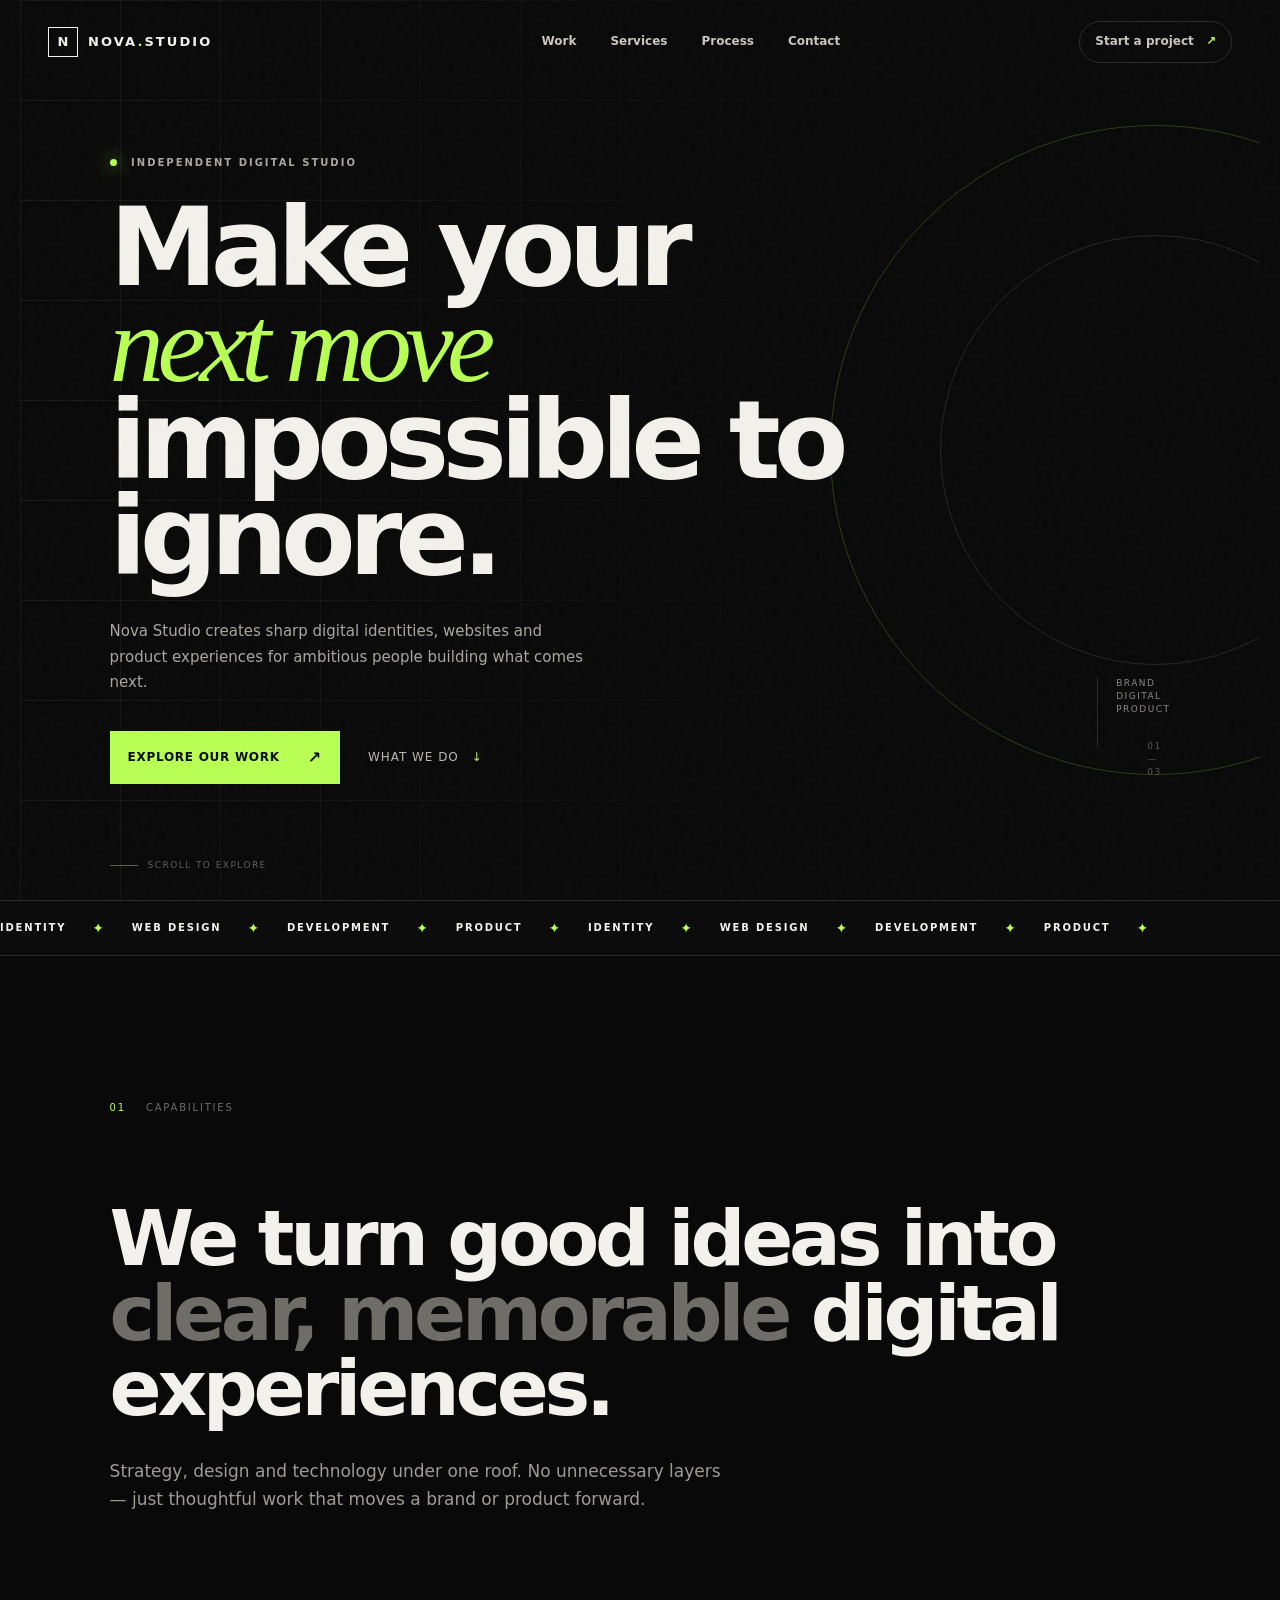
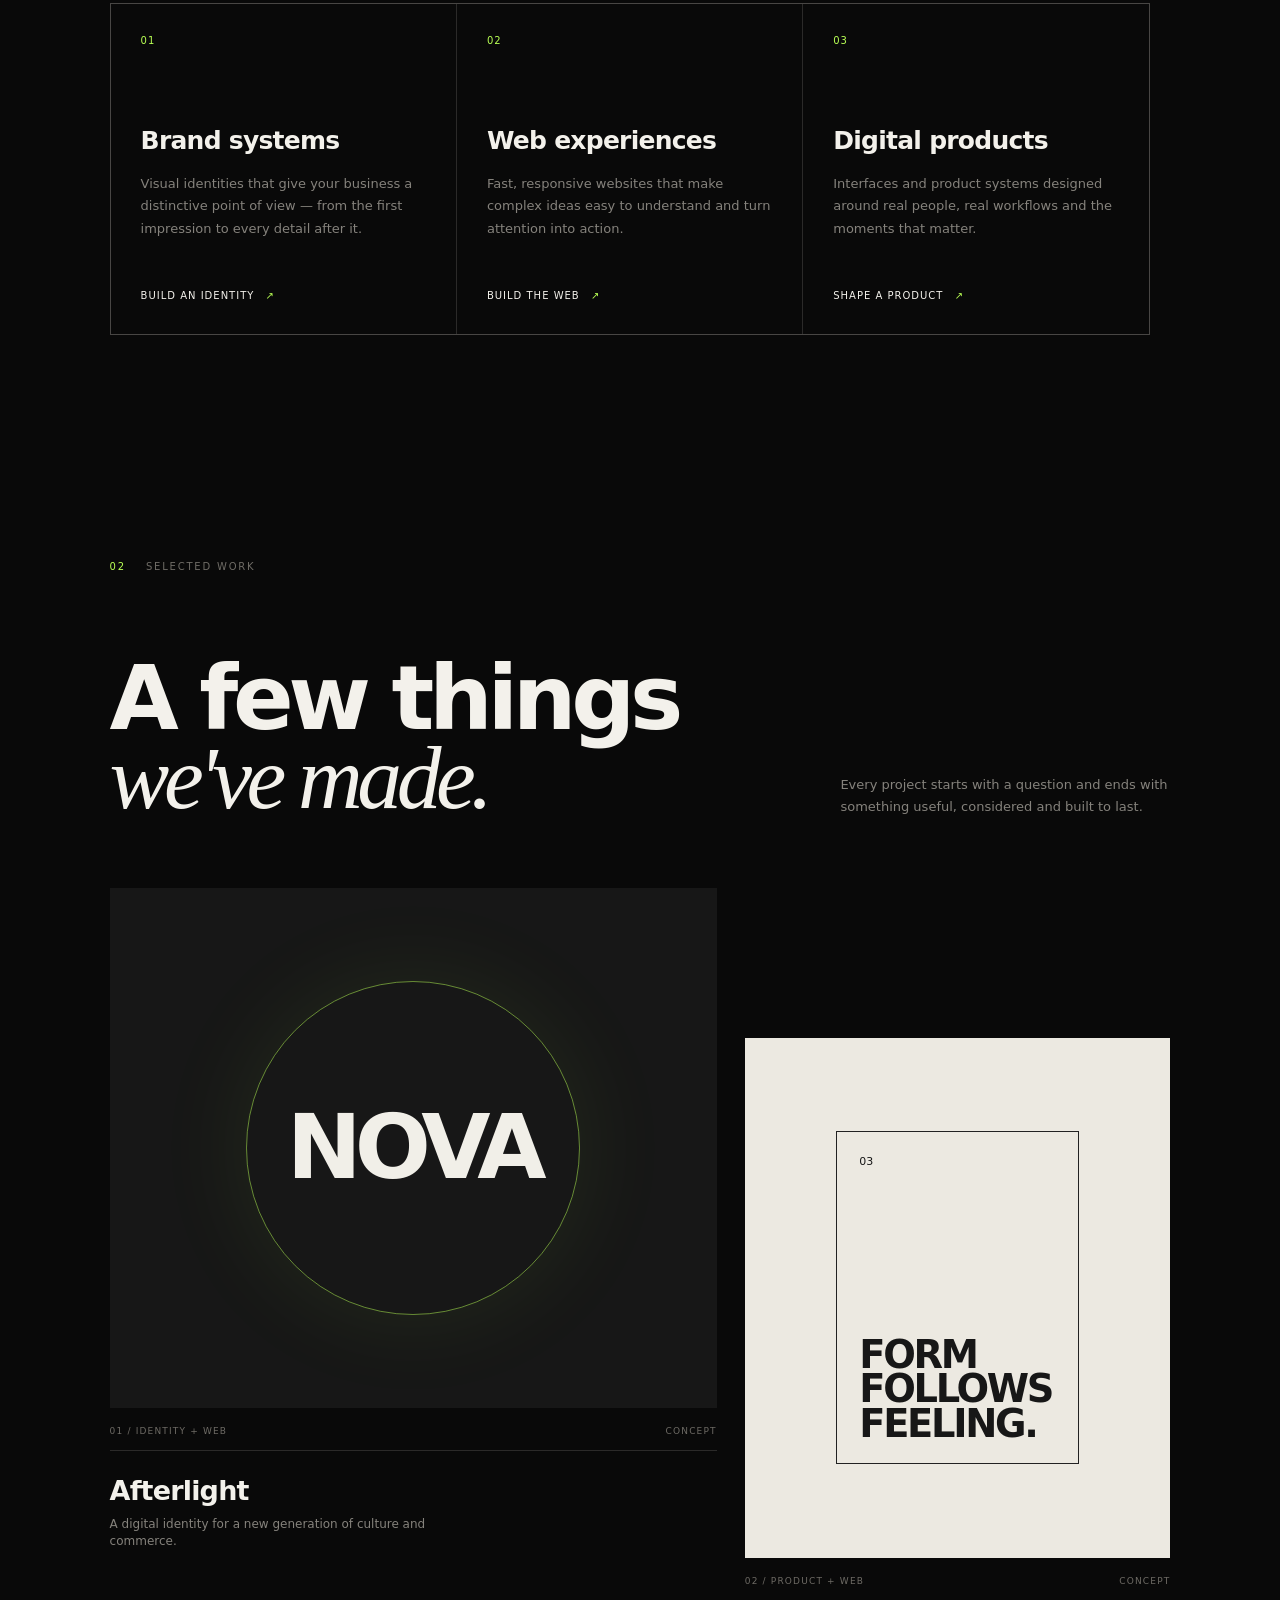
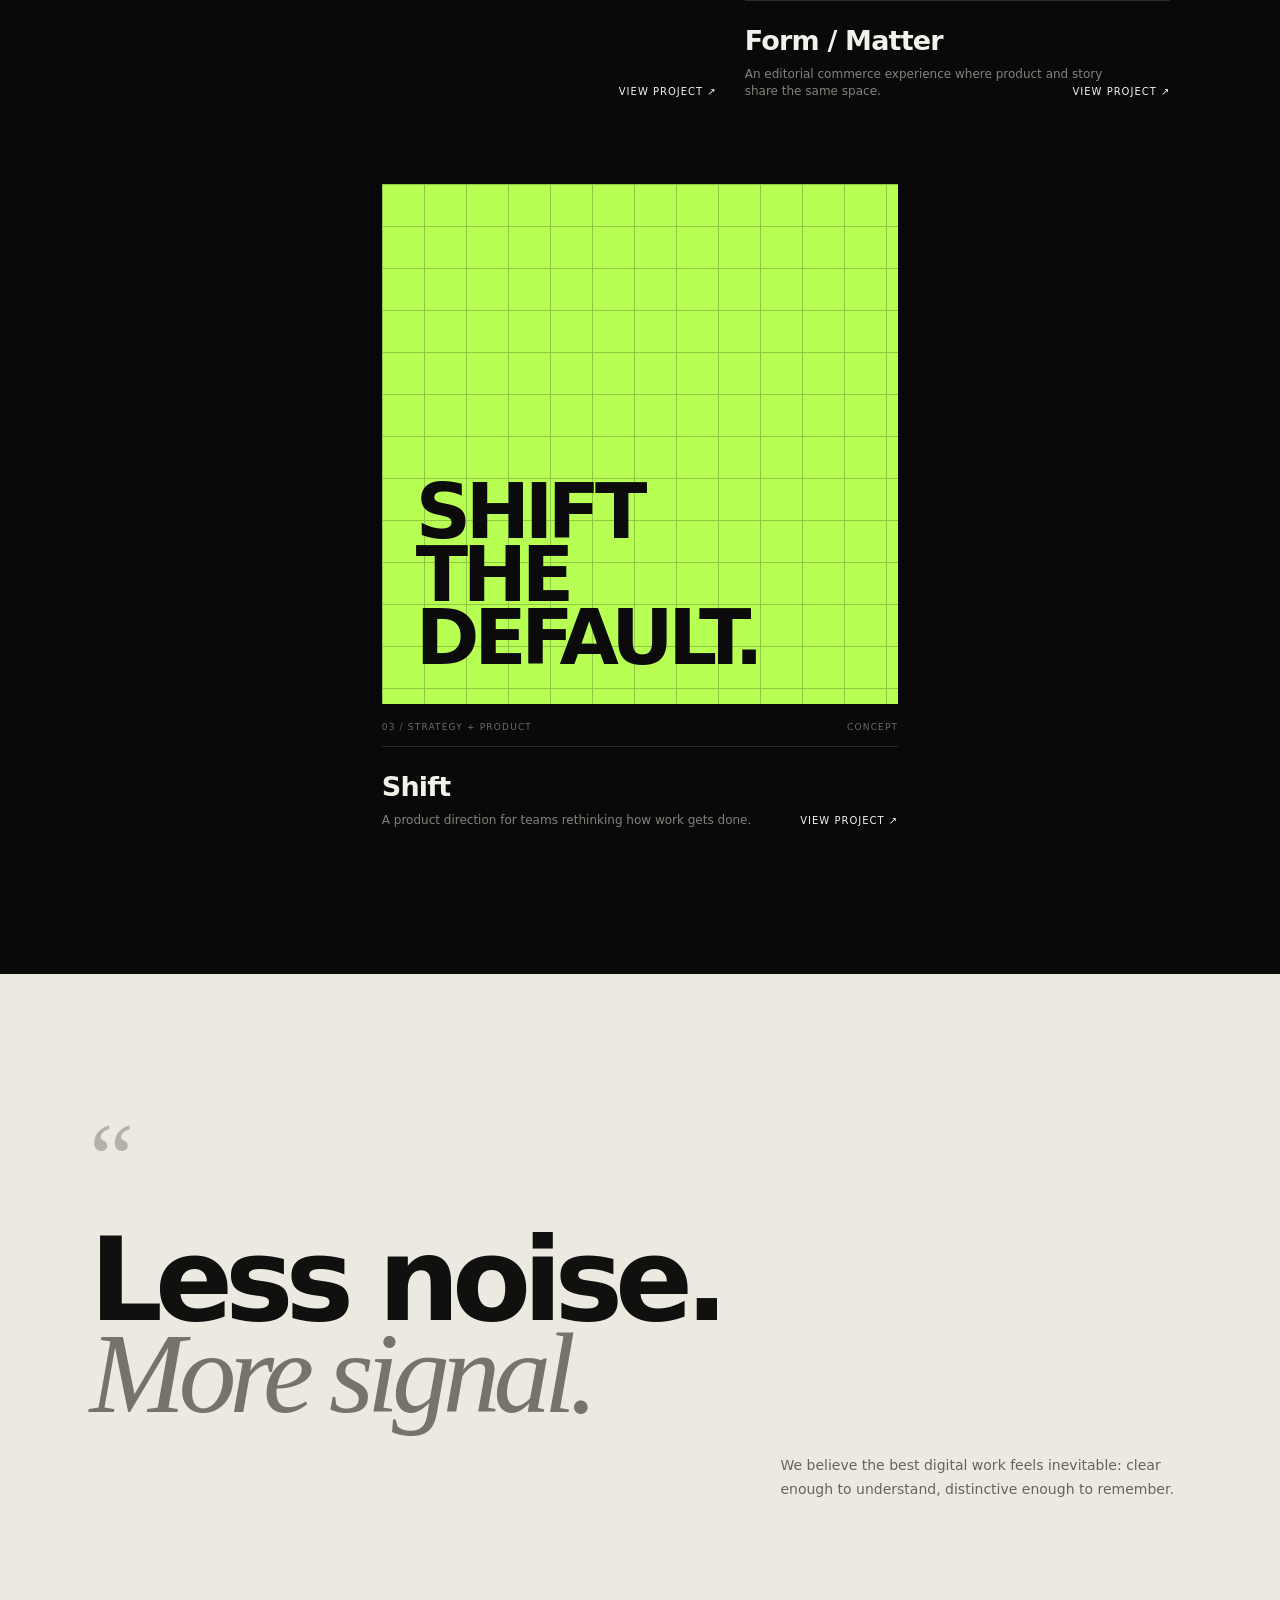
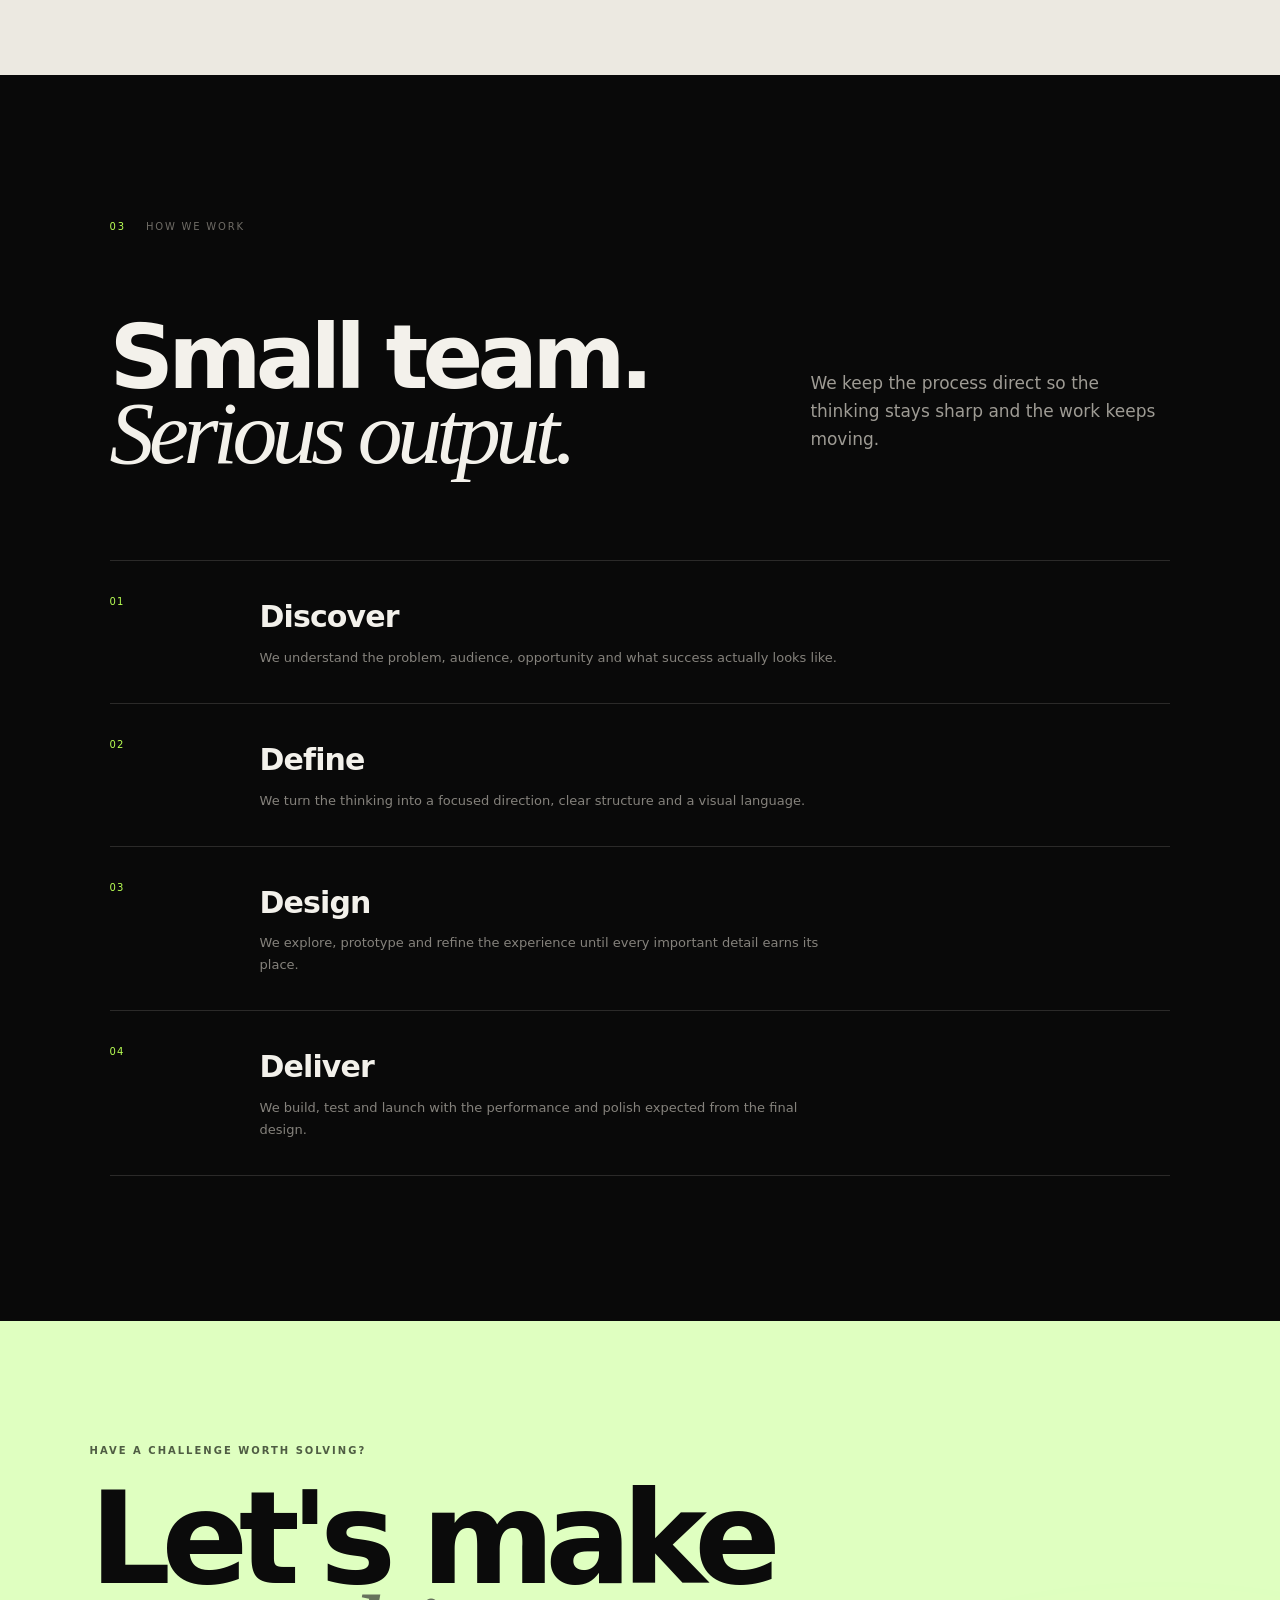
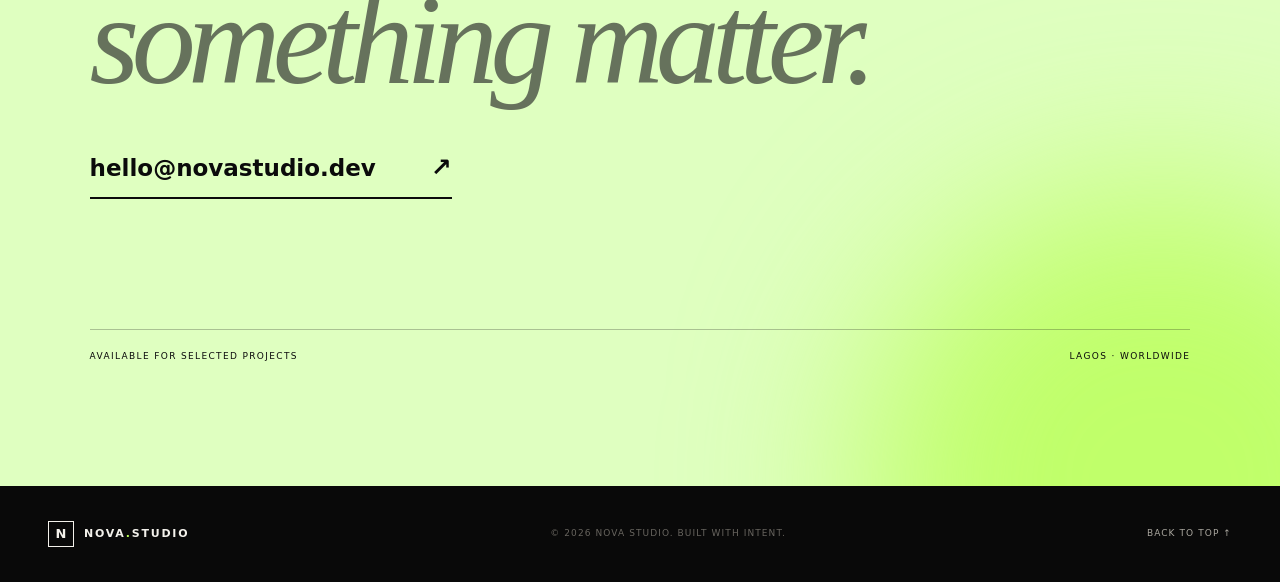
<file: index.html>
<!doctype html>
<html lang="en">
<head>
  <meta charset="utf-8">
  <meta name="viewport" content="width=device-width, initial-scale=1">
  <meta name="theme-color" content="#0a0a0a">
  <meta name="description" content="Nova Studio — digital experiences, brands and products built with clarity and character.">
  <title>Nova Studio — Digital experiences with character</title>
  <link rel="icon" href="favicon.svg" type="image/svg+xml">
  <link rel="stylesheet" href="styles.css">
</head>
<body>
  <div class="noise" aria-hidden="true"></div>
  <header class="site-header" id="top">
    <a class="brand" href="#top" aria-label="Nova Studio home">
      <span class="brand-mark">N</span>
      <span>NOVA<span class="brand-dot">.</span>STUDIO</span>
    </a>
    <nav class="desktop-nav" aria-label="Primary navigation">
      <a href="#work">Work</a><a href="#services">Services</a><a href="#process">Process</a><a href="#contact">Contact</a>
    </nav>
    <a class="header-cta" href="#contact">Start a project <span>↗</span></a>
    <button class="menu-toggle" aria-label="Open menu" aria-expanded="false"><span></span><span></span></button>
  </header>

  <div class="mobile-menu" aria-hidden="true">
    <a href="#work">Work</a><a href="#services">Services</a><a href="#process">Process</a><a href="#contact">Contact</a>
  </div>

  <main>
    <section class="hero">
      <div class="hero-grid" aria-hidden="true"></div>
      <div class="hero-orbit orbit-one"></div><div class="hero-orbit orbit-two"></div>
      <div class="hero-copy reveal">
        <p class="eyebrow"><span class="status-dot"></span> Independent digital studio</p>
        <h1>Make your<br><em>next move</em><br>impossible to ignore.</h1>
        <p class="hero-text">Nova Studio creates sharp digital identities, websites and product experiences for ambitious people building what comes next.</p>
        <div class="hero-actions">
          <a class="button button-primary" href="#work">Explore our work <span>↗</span></a>
          <a class="text-link" href="#services">What we do <span>↓</span></a>
        </div>
      </div>
      <div class="hero-side reveal">
        <div class="side-line"></div>
        <p>Brand<br>Digital<br>Product</p>
        <span>01 — 03</span>
      </div>
      <div class="scroll-cue"><span></span> Scroll to explore</div>
    </section>

    <section class="marquee" aria-label="Studio capabilities">
      <div class="marquee-track">
        <span>IDENTITY</span><i>✦</i><span>WEB DESIGN</span><i>✦</i><span>DEVELOPMENT</span><i>✦</i><span>PRODUCT</span><i>✦</i>
        <span>IDENTITY</span><i>✦</i><span>WEB DESIGN</span><i>✦</i><span>DEVELOPMENT</span><i>✦</i><span>PRODUCT</span><i>✦</i>
      </div>
    </section>

    <section class="section intro" id="services">
      <div class="section-label reveal"><span>01</span><span>Capabilities</span></div>
      <div class="intro-content">
        <h2 class="reveal">We turn good ideas into <span>clear, memorable</span> digital experiences.</h2>
        <p class="lead reveal">Strategy, design and technology under one roof. No unnecessary layers — just thoughtful work that moves a brand or product forward.</p>
        <div class="service-grid">
          <article class="service-card reveal"><span class="service-number">01</span><h3>Brand systems</h3><p>Visual identities that give your business a distinctive point of view — from the first impression to every detail after it.</p><a href="#contact">Build an identity <span>↗</span></a></article>
          <article class="service-card reveal"><span class="service-number">02</span><h3>Web experiences</h3><p>Fast, responsive websites that make complex ideas easy to understand and turn attention into action.</p><a href="#contact">Build the web <span>↗</span></a></article>
          <article class="service-card reveal"><span class="service-number">03</span><h3>Digital products</h3><p>Interfaces and product systems designed around real people, real workflows and the moments that matter.</p><a href="#contact">Shape a product <span>↗</span></a></article>
        </div>
      </div>
    </section>

    <section class="section work" id="work">
      <div class="section-label reveal"><span>02</span><span>Selected work</span></div>
      <div class="work-heading reveal"><h2>A few things<br><em>we've made.</em></h2><p>Every project starts with a question and ends with something useful, considered and built to last.</p></div>
      <div class="project-list">
        <article class="project project-dark reveal">
          <div class="project-visual visual-alpha"><div class="visual-ring"></div><span class="visual-word">NOVA</span></div>
          <div class="project-meta"><span>01 / Identity + Web</span><span>Concept</span></div>
          <h3>Afterlight</h3><p>A digital identity for a new generation of culture and commerce.</p><a href="#contact" aria-label="View Afterlight project">View project ↗</a>
        </article>
        <article class="project project-light reveal">
          <div class="project-visual visual-beta"><div class="beta-card"><span>03</span><strong>FORM<br>FOLLOWS<br>FEELING.</strong></div></div>
          <div class="project-meta"><span>02 / Product + Web</span><span>Concept</span></div>
          <h3>Form / Matter</h3><p>An editorial commerce experience where product and story share the same space.</p><a href="#contact" aria-label="View Form Matter project">View project ↗</a>
        </article>
        <article class="project project-green reveal">
          <div class="project-visual visual-gamma"><div class="gamma-grid"></div><span>SHIFT<br>THE<br>DEFAULT.</span></div>
          <div class="project-meta"><span>03 / Strategy + Product</span><span>Concept</span></div>
          <h3>Shift</h3><p>A product direction for teams rethinking how work gets done.</p><a href="#contact" aria-label="View Shift project">View project ↗</a>
        </article>
      </div>
    </section>

    <section class="statement">
      <div class="statement-inner reveal"><span class="quote-mark">“</span><h2>Less noise.<br><em>More signal.</em></h2><p>We believe the best digital work feels inevitable: clear enough to understand, distinctive enough to remember.</p></div>
    </section>

    <section class="section process" id="process">
      <div class="section-label reveal"><span>03</span><span>How we work</span></div>
      <div class="process-top"><h2 class="reveal">Small team.<br><em>Serious output.</em></h2><p class="lead reveal">We keep the process direct so the thinking stays sharp and the work keeps moving.</p></div>
      <div class="steps">
        <div class="step reveal"><span>01</span><div><h3>Discover</h3><p>We understand the problem, audience, opportunity and what success actually looks like.</p></div></div>
        <div class="step reveal"><span>02</span><div><h3>Define</h3><p>We turn the thinking into a focused direction, clear structure and a visual language.</p></div></div>
        <div class="step reveal"><span>03</span><div><h3>Design</h3><p>We explore, prototype and refine the experience until every important detail earns its place.</p></div></div>
        <div class="step reveal"><span>04</span><div><h3>Deliver</h3><p>We build, test and launch with the performance and polish expected from the final design.</p></div></div>
      </div>
    </section>

    <section class="contact" id="contact">
      <div class="contact-glow"></div>
      <div class="contact-inner reveal">
        <p class="eyebrow">Have a challenge worth solving?</p>
        <h2>Let's make<br><em>something matter.</em></h2>
        <a class="contact-button" href="mailto:hello@novastudio.dev">hello@novastudio.dev <span>↗</span></a>
        <div class="contact-bottom"><span>Available for selected projects</span><span>Lagos · Worldwide</span></div>
      </div>
    </section>
  </main>

  <footer class="footer">
    <a class="brand" href="#top"><span class="brand-mark">N</span><span>NOVA<span class="brand-dot">.</span>STUDIO</span></a>
    <p>© <span id="year"></span> Nova Studio. Built with intent.</p>
    <a href="#top" class="back-top">Back to top ↑</a>
  </footer>
  <script src="script.js"></script>
</body>
</html>
</file>
<file: styles.css>
:root{--bg:#090909;--surface:#111;--text:#f3f1eb;--muted:#a09e98;--line:rgba(243,241,235,.14);--lime:#b8ff54;--paper:#ece9e1;--ink:#10100f;--max:1240px}
*{box-sizing:border-box}html{scroll-behavior:smooth}body{margin:0;background:var(--bg);color:var(--text);font-family:Inter,ui-sans-serif,system-ui,-apple-system,BlinkMacSystemFont,"Segoe UI",sans-serif;line-height:1.45;overflow-x:hidden}.noise{position:fixed;inset:0;pointer-events:none;opacity:.045;z-index:20;background-image:url("data:image/svg+xml,%3Csvg viewBox='0 0 180 180' xmlns='http://www.w3.org/2000/svg'%3E%3Cfilter id='n'%3E%3CfeTurbulence type='fractalNoise' baseFrequency='.8' numOctaves='4' stitchTiles='stitch'/%3E%3C/filter%3E%3Crect width='100%25' height='100%25' filter='url(%23n)' opacity='.7'/%3E%3C/svg%3E")}
a{color:inherit;text-decoration:none}.site-header{height:84px;position:absolute;top:0;left:0;right:0;z-index:10;max-width:var(--max);margin:auto;padding:0 28px;display:flex;align-items:center;justify-content:space-between}.brand{display:flex;align-items:center;gap:10px;font-size:13px;font-weight:800;letter-spacing:.16em}.brand-mark{display:grid;place-items:center;width:30px;height:30px;border:1px solid var(--text);font-size:13px;letter-spacing:0}.brand-dot{color:var(--lime)}.desktop-nav{display:flex;gap:34px;margin-left:90px}.desktop-nav a,.header-cta{font-size:12px;font-weight:600;color:#c9c6be;transition:color .25s}.desktop-nav a:hover,.header-cta:hover{color:var(--lime)}.header-cta{border:1px solid var(--line);padding:11px 15px;border-radius:999px}.header-cta span{color:var(--lime);margin-left:8px}.menu-toggle,.mobile-menu{display:none}
.hero{min-height:100svh;position:relative;display:flex;align-items:center;max-width:var(--max);margin:auto;padding:120px 7vw 80px;overflow:hidden}.hero-grid{position:absolute;inset:0;opacity:.45;background-image:linear-gradient(var(--line) 1px,transparent 1px),linear-gradient(90deg,var(--line) 1px,transparent 1px);background-size:100px 100px;mask-image:linear-gradient(to right,black 0%,transparent 80%)}.hero-copy{position:relative;z-index:2;max-width:850px}.eyebrow{text-transform:uppercase;font-size:10px;letter-spacing:.2em;color:#a9a69e;font-weight:700;margin:0 0 30px}.status-dot{display:inline-block;width:7px;height:7px;background:var(--lime);border-radius:50%;margin-right:9px;box-shadow:0 0 18px var(--lime)}h1,h2,h3,p{margin-top:0}.hero h1{font-size:clamp(54px,8.5vw,124px);line-height:.88;letter-spacing:-.065em;margin:0;font-weight:700}.hero h1 em,.work h2 em,.statement h2 em,.process h2 em,.contact h2 em{font-family:Georgia,serif;font-weight:400;letter-spacing:-.06em}.hero h1 em{color:var(--lime)}.hero-text{max-width:480px;color:#aaa79f;font-size:15px;line-height:1.7;margin:35px 0}.hero-actions{display:flex;align-items:center;gap:28px}.button{display:inline-flex;align-items:center;gap:28px;padding:15px 18px;font-size:12px;font-weight:800;text-transform:uppercase;letter-spacing:.06em}.button-primary{background:var(--lime);color:#0b0b0b}.button-primary span{font-size:16px}.text-link{font-size:12px;text-transform:uppercase;letter-spacing:.08em;color:#bbb8b1}.text-link span{color:var(--lime);margin-left:8px}.hero-side{position:absolute;right:7vw;bottom:17%;z-index:2;display:flex;align-items:flex-start;gap:18px;color:#8c8982;font-size:9px;text-transform:uppercase;letter-spacing:.16em}.side-line{height:70px;width:1px;background:var(--line)}.hero-side span{position:absolute;left:50px;top:63px;color:#57554f}.hero-orbit{position:absolute;border:1px solid rgba(184,255,84,.2);border-radius:50%;width:650px;height:650px;right:-220px;top:50%;transform:translateY(-50%)}.orbit-two{width:430px;height:430px;right:-110px;border-color:rgba(243,241,235,.12)}.scroll-cue{position:absolute;bottom:28px;left:7vw;color:#5e5c57;font-size:9px;text-transform:uppercase;letter-spacing:.16em;display:flex;align-items:center;gap:10px}.scroll-cue span{width:28px;height:1px;background:#5e5c57}
.marquee{overflow:hidden;border-top:1px solid var(--line);border-bottom:1px solid var(--line);padding:17px 0;background:#0c0c0c}.marquee-track{width:max-content;display:flex;gap:26px;align-items:center;animation:marquee 26s linear infinite;font-size:10px;font-weight:800;letter-spacing:.18em}.marquee i{font-style:normal;color:var(--lime);font-size:14px}@keyframes marquee{to{transform:translateX(-50%)}}
.section{max-width:var(--max);margin:auto;padding:145px 7vw}.section-label{display:flex;gap:20px;font-size:10px;text-transform:uppercase;letter-spacing:.18em;color:#6f6c66;margin-bottom:85px}.section-label span:first-child{color:var(--lime)}.intro-content{max-width:1040px}.intro h2{font-size:clamp(40px,6vw,78px);line-height:.98;letter-spacing:-.055em;margin-bottom:30px}.intro h2 span{color:#6f6d67}.lead{color:#9e9b94;font-size:17px;line-height:1.65;max-width:620px}.service-grid{display:grid;grid-template-columns:repeat(3,1fr);gap:1px;background:var(--line);margin-top:90px;border:1px solid var(--line)}.service-card{background:var(--bg);padding:30px;min-height:330px;display:flex;flex-direction:column}.service-number{font-size:10px;color:var(--lime);letter-spacing:.1em}.service-card h3{font-size:25px;letter-spacing:-.03em;margin:75px 0 14px}.service-card p{font-size:13px;color:#85827c;line-height:1.7;max-width:310px}.service-card a{font-size:10px;text-transform:uppercase;letter-spacing:.1em;margin-top:auto}.service-card a span{color:var(--lime);margin-left:7px}
.work{padding-top:80px}.work-heading{display:flex;justify-content:space-between;align-items:end;margin-bottom:70px}.work h2{font-size:clamp(50px,7vw,92px);line-height:.88;letter-spacing:-.06em;margin:0}.work-heading p{max-width:330px;color:#85827c;font-size:13px;line-height:1.7;margin:0}.project-list{display:grid;grid-template-columns:repeat(12,1fr);gap:28px}.project{position:relative}.project:nth-child(1){grid-column:span 7}.project:nth-child(2){grid-column:span 5;margin-top:150px}.project:nth-child(3){grid-column:4/span 6;margin-top:55px}.project-visual{height:520px;position:relative;overflow:hidden}.visual-alpha{background:#171717;display:grid;place-items:center}.visual-ring{width:55%;aspect-ratio:1;border:1px solid rgba(184,255,84,.5);border-radius:50%;box-shadow:0 0 100px rgba(184,255,84,.08)}.visual-word{position:absolute;font-size:clamp(50px,7vw,100px);font-weight:800;letter-spacing:-.08em;color:#f1efe8}.visual-beta{background:var(--paper);display:grid;place-items:center}.beta-card{width:57%;height:64%;border:1px solid #222;display:flex;flex-direction:column;justify-content:space-between;padding:22px;color:#171717}.beta-card span{font-size:11px}.beta-card strong{font-size:clamp(20px,3vw,42px);line-height:.9;letter-spacing:-.06em}.visual-gamma{background:var(--lime);color:#0b0b0b;padding:34px;display:flex;align-items:flex-end}.visual-gamma>span{position:relative;z-index:1;font-size:clamp(50px,6vw,86px);line-height:.82;font-weight:800;letter-spacing:-.07em}.gamma-grid{position:absolute;inset:0;opacity:.22;background-image:linear-gradient(#0b0b0b 1px,transparent 1px),linear-gradient(90deg,#0b0b0b 1px,transparent 1px);background-size:42px 42px}.project-meta{display:flex;justify-content:space-between;border-bottom:1px solid var(--line);padding:17px 0 12px;font-size:9px;text-transform:uppercase;letter-spacing:.13em;color:#6e6b65}.project h3{font-size:27px;margin:20px 0 6px;letter-spacing:-.03em}.project p{font-size:12px;color:#85827c;max-width:380px;margin:0}.project>a{position:absolute;right:0;bottom:1px;font-size:10px;text-transform:uppercase;letter-spacing:.1em}
.statement{background:var(--paper);color:var(--ink);padding:160px 7vw}.statement-inner{max-width:var(--max);margin:auto;position:relative}.quote-mark{font-family:Georgia,serif;font-size:100px;line-height:.5;color:#b4b1a8}.statement h2{font-size:clamp(60px,9vw,130px);line-height:.8;letter-spacing:-.07em;margin:35px 0}.statement h2 em{color:#77736b}.statement p{max-width:410px;margin-left:auto;color:#66635d;font-size:14px;line-height:1.7}
.process-top{display:flex;justify-content:space-between;align-items:end;margin-bottom:90px}.process h2{font-size:clamp(55px,7vw,90px);line-height:.84;letter-spacing:-.065em;margin:0}.process-top .lead{max-width:360px}.steps{border-top:1px solid var(--line)}.step{display:grid;grid-template-columns:100px 1fr;gap:50px;padding:34px 0;border-bottom:1px solid var(--line)}.step>span{font-size:10px;color:var(--lime);letter-spacing:.1em}.step h3{font-size:30px;margin:0 0 8px;letter-spacing:-.03em}.step p{color:#85827c;font-size:13px;max-width:580px;margin:0;line-height:1.7}
.contact{min-height:85vh;background:#dfffc0;color:#0b0b0b;position:relative;overflow:hidden;display:grid;place-items:center;padding:100px 7vw}.contact-glow{position:absolute;width:600px;height:600px;border-radius:50%;background:rgba(184,255,84,.8);filter:blur(90px);right:-180px;bottom:-300px}.contact-inner{width:min(var(--max),100%);position:relative}.contact .eyebrow{color:#4f5d43}.contact h2{font-size:clamp(65px,10vw,145px);line-height:.78;letter-spacing:-.075em;margin:0 0 60px}.contact h2 em{color:#66725c}.contact-button{display:inline-flex;align-items:center;gap:55px;border-bottom:2px solid #0b0b0b;padding-bottom:10px;font-size:clamp(16px,2vw,23px);font-weight:600}.contact-button span{font-size:25px}.contact-bottom{display:flex;justify-content:space-between;margin-top:130px;padding-top:20px;border-top:1px solid rgba(11,11,11,.25);font-size:9px;text-transform:uppercase;letter-spacing:.15em}
.footer{max-width:var(--max);margin:auto;padding:35px 28px;display:flex;align-items:center;justify-content:space-between;color:#68655f}.footer .brand{color:var(--text);font-size:11px}.footer .brand-mark{width:26px;height:26px}.footer p,.back-top{font-size:9px;text-transform:uppercase;letter-spacing:.12em;margin:0}.back-top{color:#aaa79f}
.reveal{opacity:0;transform:translateY(28px);transition:opacity .8s ease,transform .8s ease}.reveal.visible{opacity:1;transform:none}
@media(max-width:800px){.site-header{padding:0 20px;height:72px}.desktop-nav,.header-cta{display:none}.menu-toggle{display:flex;background:none;border:0;flex-direction:column;gap:6px;padding:8px}.menu-toggle span{width:24px;height:1px;background:var(--text);display:block}.mobile-menu{position:fixed;inset:0;background:#0b0b0b;z-index:9;padding:120px 25px;display:flex;flex-direction:column;gap:24px;transform:translateY(-100%);transition:transform .35s ease}.mobile-menu.open{transform:none}.mobile-menu a{font-size:42px;letter-spacing:-.05em}.hero{padding:115px 25px 90px;min-height:100svh}.hero h1{font-size:clamp(54px,16vw,90px)}.hero-text{font-size:14px}.hero-side{display:none}.hero-orbit{width:420px;height:420px;right:-260px;top:70%}.scroll-cue{left:25px}.section{padding:100px 25px}.section-label{margin-bottom:55px}.intro h2{font-size:clamp(40px,11vw,64px)}.service-grid{grid-template-columns:1fr;margin-top:55px}.service-card{min-height:280px}.service-card h3{margin-top:55px}.work{padding-top:20px}.work-heading{display:block;margin-bottom:50px}.work-heading p{margin-top:30px}.project-list{display:block}.project{margin:0 0 70px!important}.project-visual{height:420px}.statement{padding:110px 25px}.statement h2{font-size:clamp(58px,17vw,100px)}.statement p{margin:0}.process-top{display:block;margin-bottom:60px}.process-top .lead{margin-top:35px}.step{grid-template-columns:45px 1fr;gap:20px}.step h3{font-size:25px}.contact{min-height:75vh;padding:90px 25px}.contact h2{font-size:clamp(64px,17vw,105px);margin-bottom:50px}.contact-button{gap:20px;font-size:14px}.contact-bottom{margin-top:100px}.footer{padding:30px 20px;gap:20px;flex-wrap:wrap}.footer p{order:3;width:100%}}
@media(prefers-reduced-motion:reduce){html{scroll-behavior:auto}.reveal{opacity:1;transform:none;transition:none}.marquee-track{animation:none}.mobile-menu{transition:none}}
</file>
